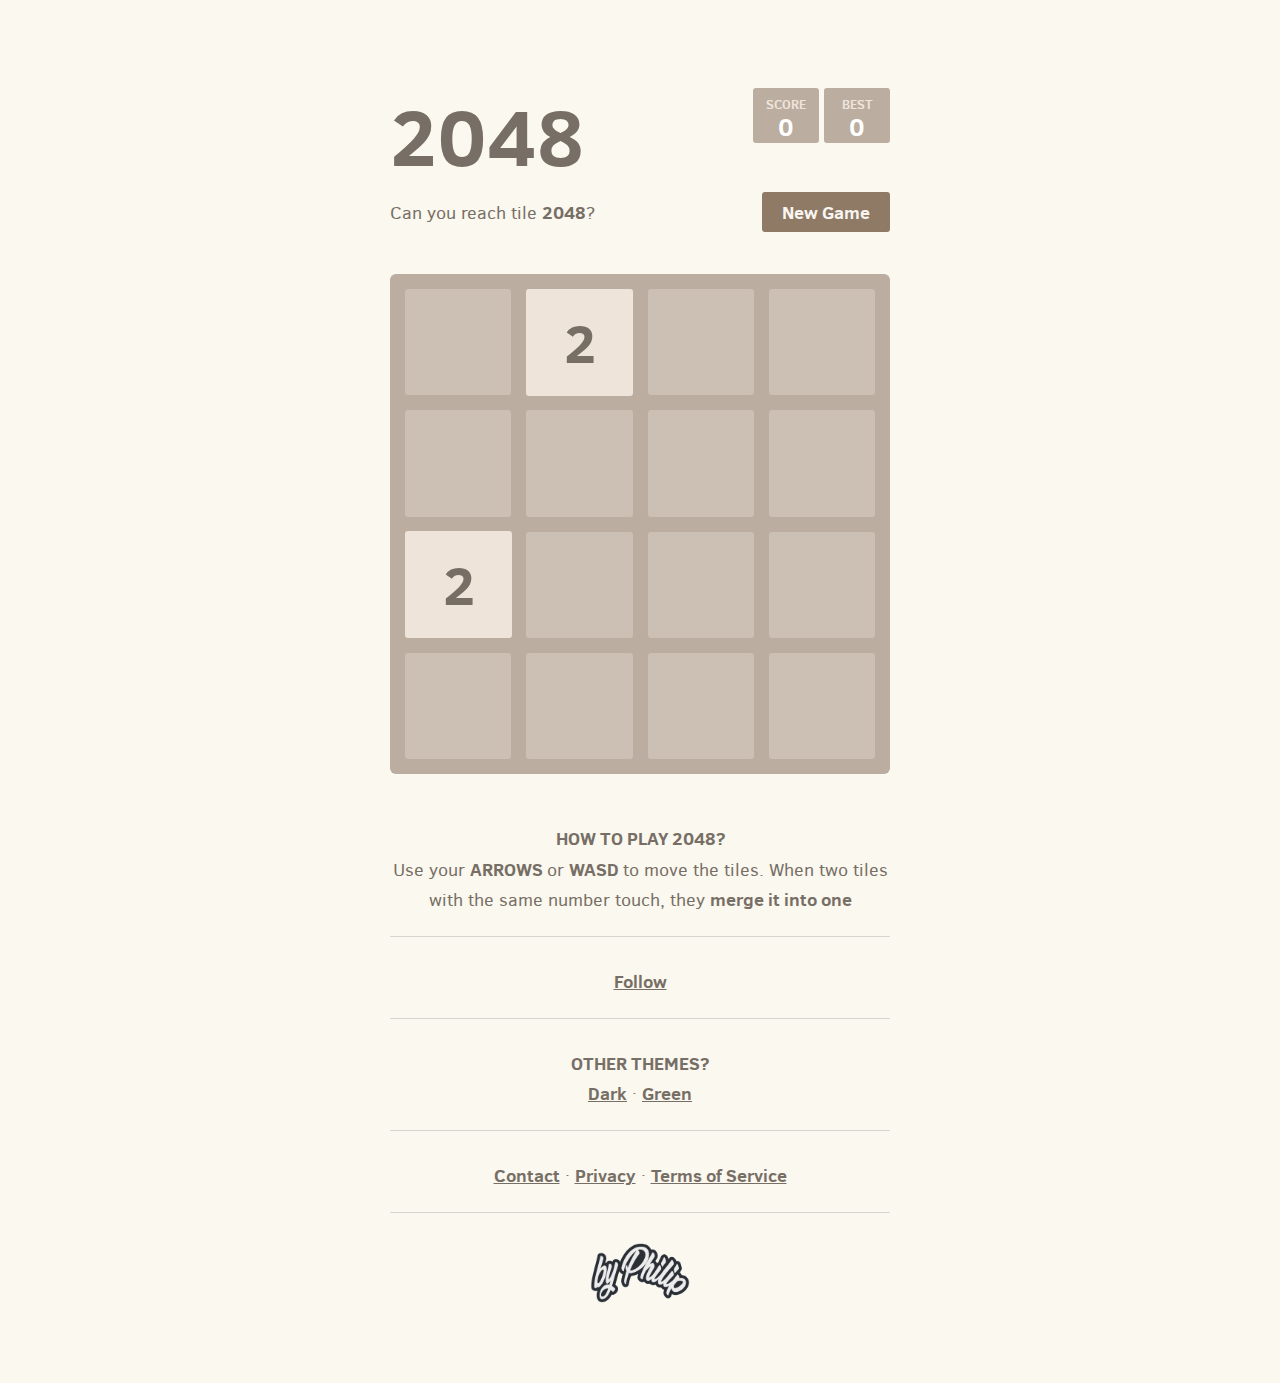
<file: index.html>
<!DOCTYPE html>
<html lang="en">
<head>
  <script async src="https://pagead2.googlesyndication.com/pagead/js/adsbygoogle.js?client=ca-pub-1931526699740523" crossorigin="anonymous"></script>
	
  <META NAME="keywords" CONTENT="HTML, CSS, JavaScript, UFT-8">
  <META NAME="copyright" CONTENT="© 2021 by Philip">
  <META NAME="author" CONTENT="by Philip">
  <META charset="utf-8">
      
  <title>2048</title>
  <meta property="og:site_name" content="2048"> 
  <meta property="og:title" content="2048">
  <meta property="og:description" content="2048 is an tactical and fun puzzle game. It is played on a 4x4 grid you can slide slide the tiles with the same value that bump into one-another and merge. Even if you don't like numbers you will like this game.">
  <meta property="og:url" content="https://play2048.ml">
  <meta property="og:image" content="https://upload.wikimedia.org/wikipedia/commons/8/8a/2048_logo.png">
  <meta name="theme-color" content="#faf8ef">
  <meta name="robots" content="index">

  <link href="style/main.css" rel="stylesheet" type="text/css">
  <link rel="shortcut icon" href="favicon.ico">
  <link rel="apple-touch-icon" href="meta/apple-touch-icon.png">
  <link rel="apple-touch-startup-image" href="meta/apple-touch-startup-image-640x1096.png" media="(device-width: 320px) and (device-height: 568px) and (-webkit-device-pixel-ratio: 2)"> <!-- iPhone 5+ -->
  <link rel="apple-touch-startup-image" href="meta/apple-touch-startup-image-640x920.png"  media="(device-width: 320px) and (device-height: 480px) and (-webkit-device-pixel-ratio: 2)"> <!-- iPhone, retina -->
  <meta name="apple-mobile-web-app-capable" content="yes">
  <meta name="apple-mobile-web-app-status-bar-style" content="black">

  <meta name="HandheldFriendly" content="True">
  <meta name="MobileOptimized" content="320">
  <meta name="viewport" content="width=device-width, target-densitydpi=160dpi, initial-scale=1.0, maximum-scale=1, user-scalable=no, minimal-ui">
</head>
      
<body>
  <div class="container">
    <div class="heading">
      <h1 class="title">2048</h1>
      <div class="scores-container">
        <div class="score-container">0</div>
        <div class="best-container">0</div>
      </div>
    </div>

    <div class="above-game">
      <p class="game-intro">Can you reach tile <strong>2048</strong>?</p>
      <a class="restart-button">New Game</a>
    </div>

    <div class="game-container">
      <div class="game-message">
        <p></p>
        <div class="lower">
	        <a class="keep-playing-button">Keep going</a>
          <a class="retry-button">Try again</a>
        </div>
      </div>

      <div class="grid-container">
        <div class="grid-row">
          <div class="grid-cell"></div>
          <div class="grid-cell"></div>
          <div class="grid-cell"></div>
          <div class="grid-cell"></div>
        </div>
        <div class="grid-row">
          <div class="grid-cell"></div>
          <div class="grid-cell"></div>
          <div class="grid-cell"></div>
          <div class="grid-cell"></div>
        </div>
        <div class="grid-row">
          <div class="grid-cell"></div>
          <div class="grid-cell"></div>
          <div class="grid-cell"></div>
          <div class="grid-cell"></div>
        </div>
        <div class="grid-row">
          <div class="grid-cell"></div>
          <div class="grid-cell"></div>
          <div class="grid-cell"></div>
          <div class="grid-cell"></div>
        </div>
      </div>

      <div class="tile-container">

      </div>
    </div>

    <p style="text-align:center;" class="game-explanation">
        <strong class="important">How to play 2048?</strong><br>Use your <strong>ARROWS </strong> or <strong>WASD </strong> to move the tiles. When two tiles with the same number touch, they <strong>merge it into one</strong>
    </p>
    <hr>
    <p style="text-align:center;">
    <a href="https://twitter.com/_byPhilip?ref_src=twsrc%5Etfw" class="twitter-follow-button" data-size="large" data-show-screen-name="false" data-show-count="false" rel="noopener noreferrer" target="popup">Follow</a><script async src="https://platform.twitter.com/widgets.js" charset="utf-8"></script>
    </p>
    <hr>
    <p style="text-align:center;">
      <strong class="important">Other themes?</strong><br>
      <a href="/dark">Dark</a> · <a href="/green">Green</a>
    </p>
    <hr>
    <p style="text-align:center;">
    <a href="mailto:contact@byphilip.ga">Contact</a> · <a href="/privacy">Privacy</a> · <a href="/tos">Terms of Service</a>
    </p>
    <hr>
    <a href="https://bit.ly/2yZFs64" target="_blank">
    <img class="center" src="meta/logo.png" alt="Logo" style="float:center;width:100px;height:42,9px;"></a>

  <script src="js/bind_polyfill.js"></script>
  <script src="js/classlist_polyfill.js"></script>
  <script src="js/animframe_polyfill.js"></script>
  <script src="js/keyboard_input_manager.js"></script>
  <script src="js/html_actuator.js"></script>
  <script src="js/grid.js"></script>
  <script src="js/tile.js"></script>
  <script src="js/local_storage_manager.js"></script>
  <script src="js/game_manager.js"></script>
  <script src="js/application.js"></script>
</body>
</html>
</file>
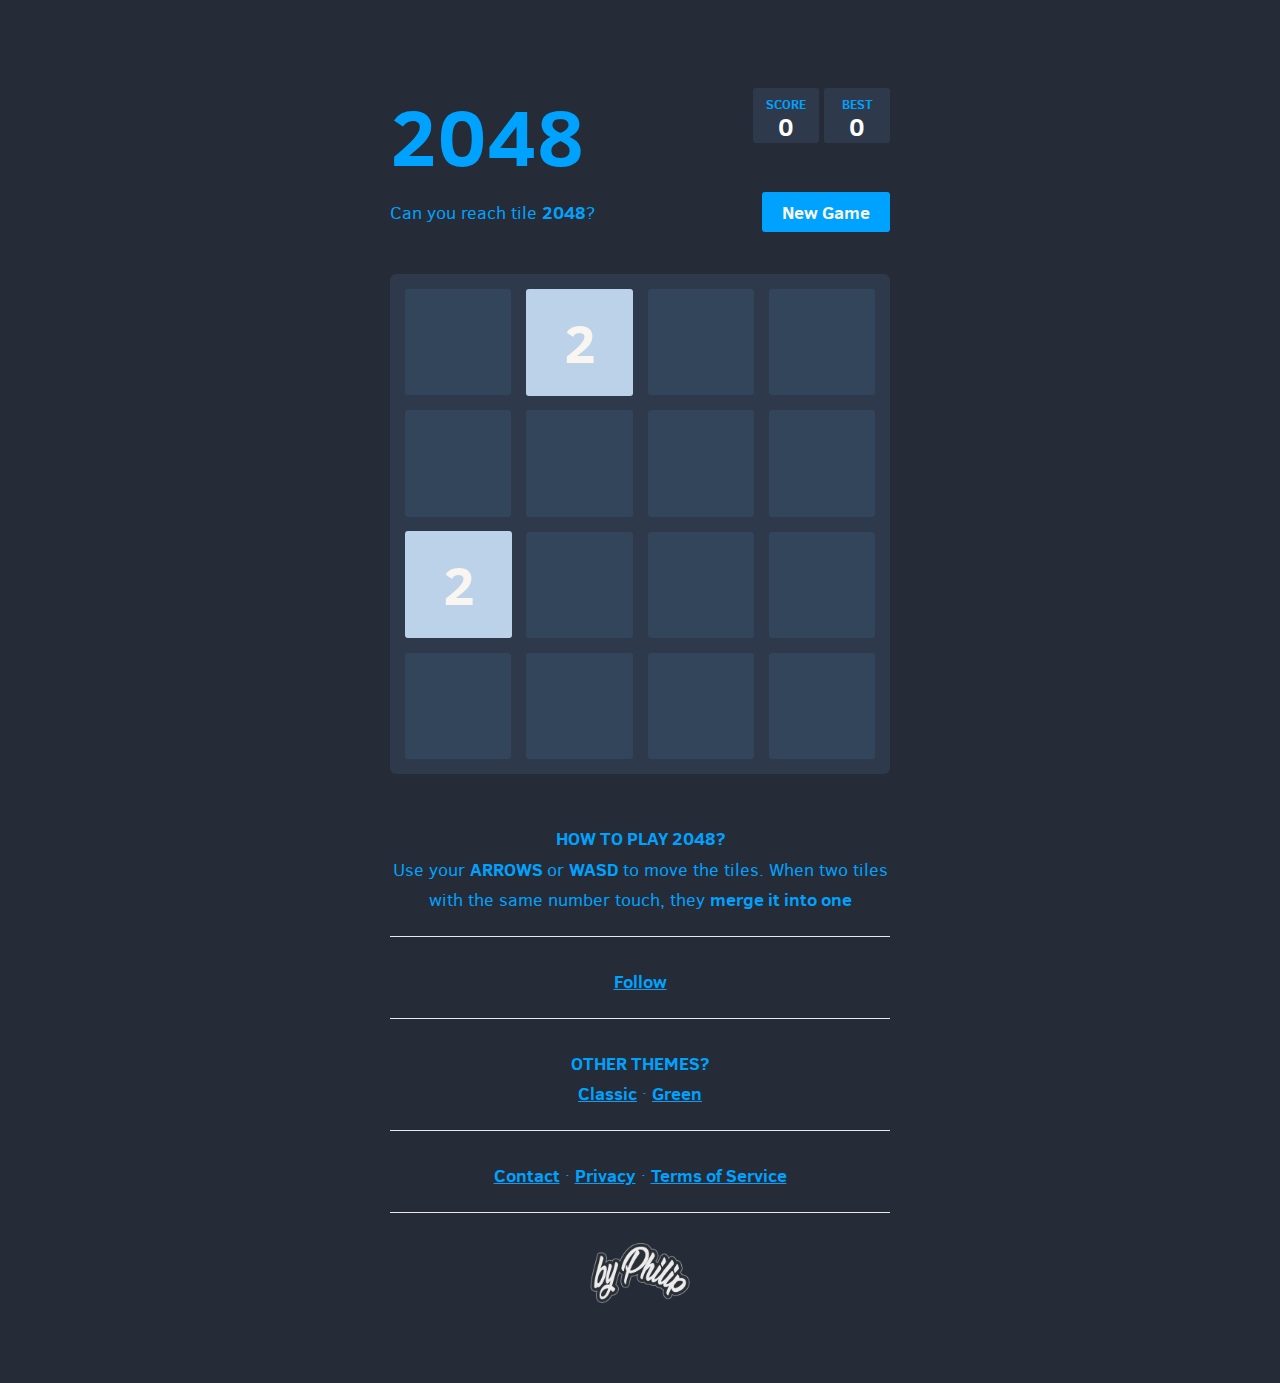
<file: dark.html>
<!DOCTYPE html>
<html lang="en">
<head>
  <script async src="https://pagead2.googlesyndication.com/pagead/js/adsbygoogle.js?client=ca-pub-1931526699740523" crossorigin="anonymous"></script>
	
  <META NAME="keywords" CONTENT="HTML, CSS, JavaScript, UFT-8">
  <META NAME="copyright" CONTENT="© 2021 by Philip">
  <META NAME="author" CONTENT="by Philip">
  <META charset="utf-8">
      
  <title>2048</title>
  <meta property="og:site_name" content="2048"> 
  <meta property="og:title" content="2048">
  <meta property="og:description" content="2048 is an tactical and fun puzzle game. It is played on a 4x4 grid you can slide slide the tiles with the same value that bump into one-another and merge. Even if you don't like numbers you will like this game.">
  <meta property="og:url" content="https://play2048.ml">
  <meta property="og:image" content="https://upload.wikimedia.org/wikipedia/commons/8/8a/2048_logo.png">
  <meta name="theme-color" content="#faf8ef">
  <meta name="robots" content="index">

  <link href="style/maind.css" rel="stylesheet" type="text/css">
  <link rel="shortcut icon" href="favicon.ico">
  <link rel="apple-touch-icon" href="meta/apple-touch-icon.png">
  <link rel="apple-touch-startup-image" href="meta/apple-touch-startup-image-640x1096.png" media="(device-width: 320px) and (device-height: 568px) and (-webkit-device-pixel-ratio: 2)"> <!-- iPhone 5+ -->
  <link rel="apple-touch-startup-image" href="meta/apple-touch-startup-image-640x920.png"  media="(device-width: 320px) and (device-height: 480px) and (-webkit-device-pixel-ratio: 2)"> <!-- iPhone, retina -->
  <meta name="apple-mobile-web-app-capable" content="yes">
  <meta name="apple-mobile-web-app-status-bar-style" content="black">

  <meta name="HandheldFriendly" content="True">
  <meta name="MobileOptimized" content="320">
  <meta name="viewport" content="width=device-width, target-densitydpi=160dpi, initial-scale=1.0, maximum-scale=1, user-scalable=no, minimal-ui">
</head>
      
<body>
  <div class="container">
    <div class="heading">
      <h1 class="title">2048</h1>
      <div class="scores-container">
        <div class="score-container">0</div>
        <div class="best-container">0</div>
      </div>
    </div>

    <div class="above-game">
      <p class="game-intro">Can you reach tile <strong>2048</strong>?</p>
      <a class="restart-button">New Game</a>
    </div>

    <div class="game-container">
      <div class="game-message">
        <p></p>
        <div class="lower">
	        <a class="keep-playing-button">Keep going</a>
          <a class="retry-button">Try again</a>
        </div>
      </div>

      <div class="grid-container">
        <div class="grid-row">
          <div class="grid-cell"></div>
          <div class="grid-cell"></div>
          <div class="grid-cell"></div>
          <div class="grid-cell"></div>
        </div>
        <div class="grid-row">
          <div class="grid-cell"></div>
          <div class="grid-cell"></div>
          <div class="grid-cell"></div>
          <div class="grid-cell"></div>
        </div>
        <div class="grid-row">
          <div class="grid-cell"></div>
          <div class="grid-cell"></div>
          <div class="grid-cell"></div>
          <div class="grid-cell"></div>
        </div>
        <div class="grid-row">
          <div class="grid-cell"></div>
          <div class="grid-cell"></div>
          <div class="grid-cell"></div>
          <div class="grid-cell"></div>
        </div>
      </div>

      <div class="tile-container">

      </div>
    </div>

    <p style="text-align:center;" class="game-explanation">
        <strong class="important">How to play 2048?</strong><br>Use your <strong>ARROWS </strong> or <strong>WASD </strong> to move the tiles. When two tiles with the same number touch, they <strong>merge it into one</strong>
    </p>
    <hr>
    <p style="text-align:center;">
    <a href="https://twitter.com/_byPhilip?ref_src=twsrc%5Etfw" class="twitter-follow-button" data-size="large" data-show-screen-name="false" data-show-count="false" rel="noopener noreferrer" target="popup">Follow</a><script async src="https://platform.twitter.com/widgets.js" charset="utf-8"></script>
    </p>
    <hr>
    <p style="text-align:center;">
      <strong class="important">Other themes?</strong><br>
      <a href="https://play2048.ml">Classic</a> · <a href="/green">Green</a>
    </p>
    <hr>
    <p style="text-align:center;">
    <a href="mailto:contact@byphilip.ga">Contact</a> · <a href="d/privacy">Privacy</a> · <a href="d/tos">Terms of Service</a>
    </p>
    <hr>
    <a href="https://bit.ly/2yZFs64" target="_blank">
    <img class="center" src="meta/logo.png" alt="Logo" style="float:center;width:100px;height:42,9px;"></a>

  <script src="js/bind_polyfill.js"></script>
  <script src="js/classlist_polyfill.js"></script>
  <script src="js/animframe_polyfill.js"></script>
  <script src="js/keyboard_input_manager.js"></script>
  <script src="js/html_actuator.js"></script>
  <script src="js/grid.js"></script>
  <script src="js/tile.js"></script>
  <script src="js/local_storage_manager.js"></script>
  <script src="js/game_manager.js"></script>
  <script src="js/application.js"></script>
</body>
</html>
</file>
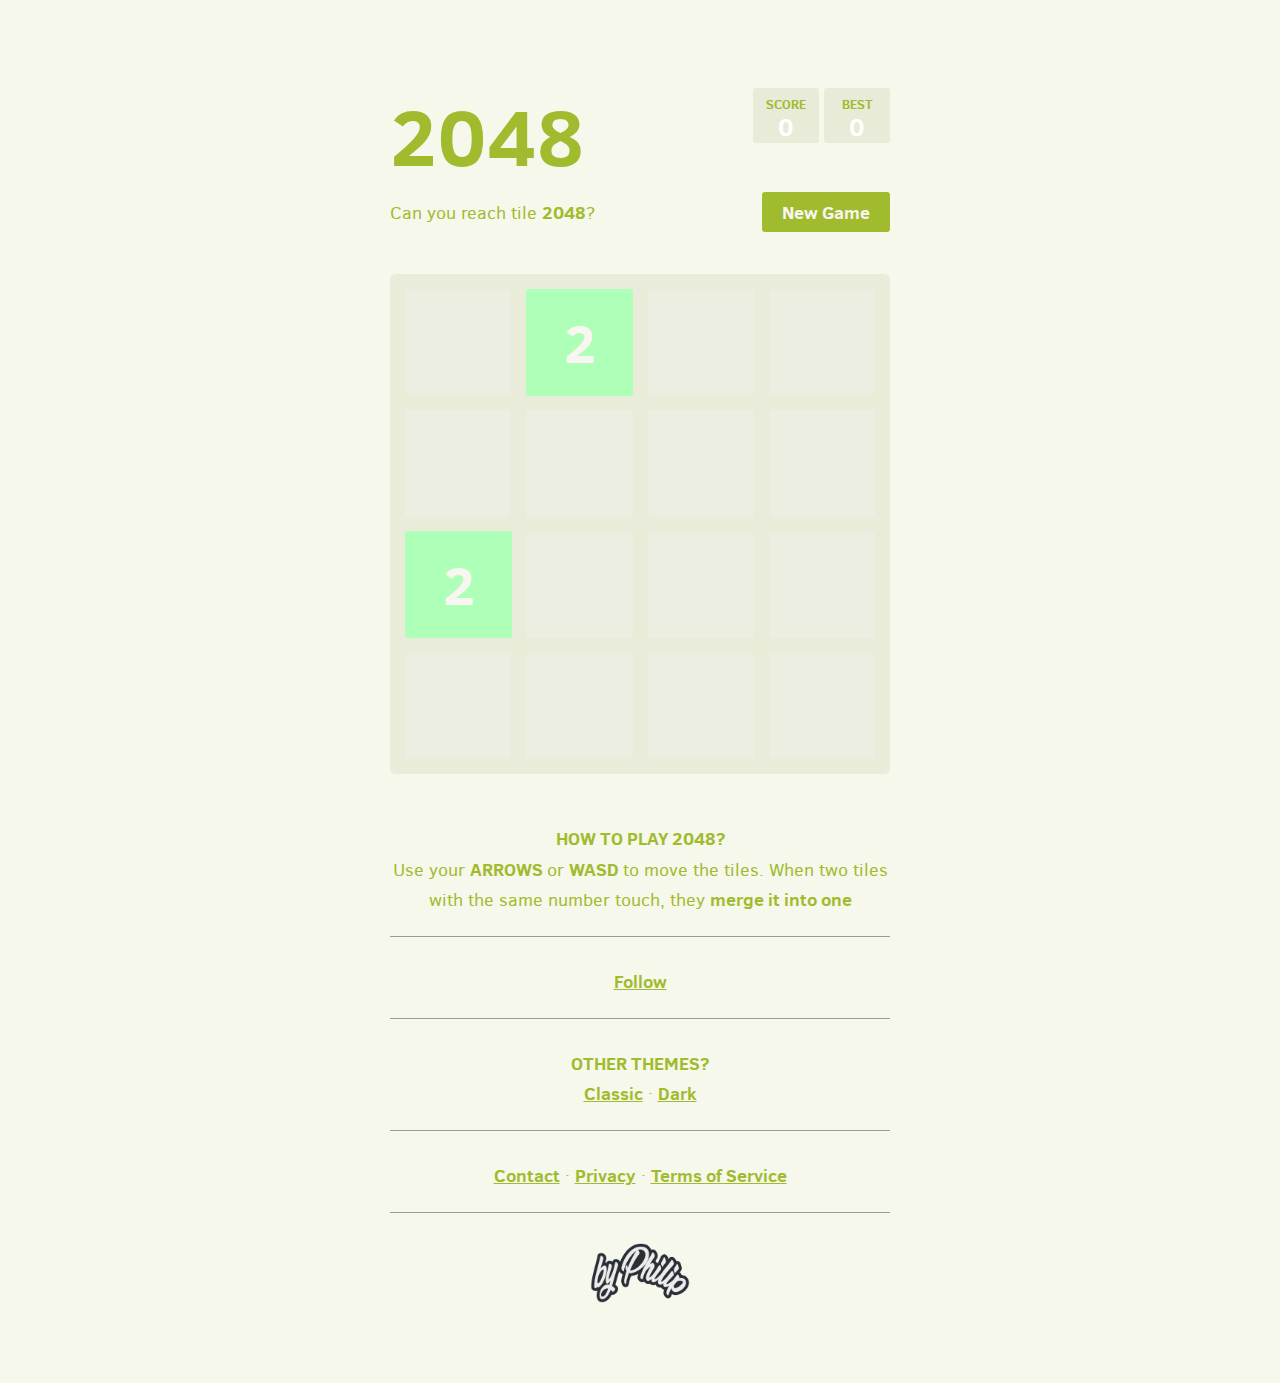
<file: green.html>
<!DOCTYPE html>
<html lang="en">
<head>
  <script async src="https://pagead2.googlesyndication.com/pagead/js/adsbygoogle.js?client=ca-pub-1931526699740523" crossorigin="anonymous"></script>
	
  <META NAME="keywords" CONTENT="HTML, CSS, JavaScript, UFT-8">
  <META NAME="copyright" CONTENT="© 2021 by Philip">
  <META NAME="author" CONTENT="by Philip">
  <META charset="utf-8">
      
  <title>2048</title>
  <meta property="og:site_name" content="2048"> 
  <meta property="og:title" content="2048">
  <meta property="og:description" content="2048 is an tactical and fun puzzle game. It is played on a 4x4 grid you can slide slide the tiles with the same value that bump into one-another and merge. Even if you don't like numbers you will like this game.">
  <meta property="og:url" content="https://play2048.ml">
  <meta property="og:image" content="https://upload.wikimedia.org/wikipedia/commons/8/8a/2048_logo.png">
  <meta name="theme-color" content="#faf8ef">
  <meta name="robots" content="index">

  <link href="style/maing.css" rel="stylesheet" type="text/css">
  <link rel="shortcut icon" href="favicon.ico">
  <link rel="apple-touch-icon" href="meta/apple-touch-icon.png">
  <link rel="apple-touch-startup-image" href="meta/apple-touch-startup-image-640x1096.png" media="(device-width: 320px) and (device-height: 568px) and (-webkit-device-pixel-ratio: 2)"> <!-- iPhone 5+ -->
  <link rel="apple-touch-startup-image" href="meta/apple-touch-startup-image-640x920.png"  media="(device-width: 320px) and (device-height: 480px) and (-webkit-device-pixel-ratio: 2)"> <!-- iPhone, retina -->
  <meta name="apple-mobile-web-app-capable" content="yes">
  <meta name="apple-mobile-web-app-status-bar-style" content="black">

  <meta name="HandheldFriendly" content="True">
  <meta name="MobileOptimized" content="320">
  <meta name="viewport" content="width=device-width, target-densitydpi=160dpi, initial-scale=1.0, maximum-scale=1, user-scalable=no, minimal-ui">
</head>
      
<body>
  <div class="container">
    <div class="heading">
      <h1 class="title">2048</h1>
      <div class="scores-container">
        <div class="score-container">0</div>
        <div class="best-container">0</div>
      </div>
    </div>

    <div class="above-game">
      <p class="game-intro">Can you reach tile <strong>2048</strong>?</p>
      <a class="restart-button">New Game</a>
    </div>

    <div class="game-container">
      <div class="game-message">
        <p></p>
        <div class="lower">
	        <a class="keep-playing-button">Keep going</a>
          <a class="retry-button">Try again</a>
        </div>
      </div>

      <div class="grid-container">
        <div class="grid-row">
          <div class="grid-cell"></div>
          <div class="grid-cell"></div>
          <div class="grid-cell"></div>
          <div class="grid-cell"></div>
        </div>
        <div class="grid-row">
          <div class="grid-cell"></div>
          <div class="grid-cell"></div>
          <div class="grid-cell"></div>
          <div class="grid-cell"></div>
        </div>
        <div class="grid-row">
          <div class="grid-cell"></div>
          <div class="grid-cell"></div>
          <div class="grid-cell"></div>
          <div class="grid-cell"></div>
        </div>
        <div class="grid-row">
          <div class="grid-cell"></div>
          <div class="grid-cell"></div>
          <div class="grid-cell"></div>
          <div class="grid-cell"></div>
        </div>
      </div>

      <div class="tile-container">

      </div>
    </div>

    <p style="text-align:center;" class="game-explanation">
        <strong class="important">How to play 2048?</strong><br>Use your <strong>ARROWS </strong> or <strong>WASD </strong> to move the tiles. When two tiles with the same number touch, they <strong>merge it into one</strong>
    </p>
    <hr>
    <p style="text-align:center;">
    <a href="https://twitter.com/_byPhilip?ref_src=twsrc%5Etfw" class="twitter-follow-button" data-size="large" data-show-screen-name="false" data-show-count="false" rel="noopener noreferrer" target="popup">Follow</a><script async src="https://platform.twitter.com/widgets.js" charset="utf-8"></script>
    </p>
    <hr>
    <p style="text-align:center;">
      <strong class="important">Other themes?</strong><br>
      <a href="https://play2048.ml">Classic</a> · <a href="/dark">Dark</a>
    </p>
    <hr>
    <p style="text-align:center;">
    <a href="mailto:contact@byphilip.ga">Contact</a> · <a href="g/privacy">Privacy</a> · <a href="g/tos">Terms of Service</a>
    </p>
    <hr>
    <a href="https://bit.ly/2yZFs64" target="_blank">
    <img class="center" src="meta/logo.png" alt="Logo" style="float:center;width:100px;height:42,9px;"></a>

  <script src="js/bind_polyfill.js"></script>
  <script src="js/classlist_polyfill.js"></script>
  <script src="js/animframe_polyfill.js"></script>
  <script src="js/keyboard_input_manager.js"></script>
  <script src="js/html_actuator.js"></script>
  <script src="js/grid.js"></script>
  <script src="js/tile.js"></script>
  <script src="js/local_storage_manager.js"></script>
  <script src="js/game_manager.js"></script>
  <script src="js/application.js"></script>
</body>
</html>
</file>
<file: style/main.css>
@import url(fonts/clear-sans.css);
html, body {
  margin: 0;
  padding: 0;
  background: #faf8ef;
  color: #776e65;
  font-family: "Clear Sans", "Helvetica Neue", "Arial", sans-serif;
  font-size: 18px; }
 
body {
  margin: 80px 0; }

.heading:after {
  content: "";
  display: block;
  clear: both; }

.center {
  display: block;
  margin-left: auto;
  margin-right: auto;
  width: 50%;
}

h1.title {
  font-size: 80px;
  font-weight: bold;
  margin: 0;
  display: block;
  float: left; }

@-webkit-keyframes move-up {
  0% {
    top: 25px;
    opacity: 1; }

  100% {
    top: -50px;
    opacity: 0; } }
@-moz-keyframes move-up {
  0% {
    top: 25px;
    opacity: 1; }

  100% {
    top: -50px;
    opacity: 0; } }
@keyframes move-up {
  0% {
    top: 25px;
    opacity: 1; }

  100% {
    top: -50px;
    opacity: 0; } }
.scores-container {
  float: right;
  text-align: right; }

.score-container, .best-container {
  position: relative;
  display: inline-block;
  background: #bbada0;
  padding: 15px 25px;
  font-size: 25px;
  height: 25px;
  line-height: 47px;
  font-weight: bold;
  border-radius: 3px;
  color: white;
  margin-top: 8px;
  text-align: center; }
  .score-container:after, .best-container:after {
    position: absolute;
    width: 100%;
    top: 10px;
    left: 0;
    text-transform: uppercase;
    font-size: 13px;
    line-height: 13px;
    text-align: center;
    color: #eee4da; }
  .score-container .score-addition, .best-container .score-addition {
    position: absolute;
    right: 30px;
    color: red;
    font-size: 25px;
    line-height: 25px;
    font-weight: bold;
    color: rgba(119, 110, 101, 0.9);
    z-index: 100;
    -webkit-animation: move-up 600ms ease-in;
    -moz-animation: move-up 600ms ease-in;
    animation: move-up 600ms ease-in;
    -webkit-animation-fill-mode: both;
    -moz-animation-fill-mode: both;
    animation-fill-mode: both; }

.score-container:after {
  content: "Score"; }

.best-container:after {
  content: "Best"; }

p {
  margin-top: 0;
  margin-bottom: 10px;
  line-height: 1.65; }

a {
  color: #776e65;
  font-weight: bold;
  text-decoration: underline;
  cursor: pointer; }

strong.important {
  text-transform: uppercase; }

hr {
  border: none;
  border-bottom: 1px solid #d8d4d0;
  margin-top: 20px;
  margin-bottom: 30px; }

.container {
  width: 500px;
  margin: 0 auto; }

@-webkit-keyframes fade-in {
  0% {
    opacity: 0; }

  100% {
    opacity: 1; } }
@-moz-keyframes fade-in {
  0% {
    opacity: 0; }

  100% {
    opacity: 1; } }
@keyframes fade-in {
  0% {
    opacity: 0; }

  100% {
    opacity: 1; } }
.game-container {
  margin-top: 40px;
  position: relative;
  padding: 15px;
  cursor: default;
  -webkit-touch-callout: none;
  -ms-touch-callout: none;
  -webkit-user-select: none;
  -moz-user-select: none;
  -ms-user-select: none;
  -ms-touch-action: none;
  touch-action: none;
  background: #bbada0;
  border-radius: 6px;
  width: 500px;
  height: 500px;
  -webkit-box-sizing: border-box;
  -moz-box-sizing: border-box;
  box-sizing: border-box; }
  .game-container .game-message {
    display: none;
    position: absolute;
    top: 0;
    right: 0;
    bottom: 0;
    left: 0;
    background: rgba(238, 228, 218, 0.5);
    z-index: 100;
    text-align: center;
    -webkit-animation: fade-in 800ms ease 1200ms;
    -moz-animation: fade-in 800ms ease 1200ms;
    animation: fade-in 800ms ease 1200ms;
    -webkit-animation-fill-mode: both;
    -moz-animation-fill-mode: both;
    animation-fill-mode: both; }
    .game-container .game-message p {
      font-size: 60px;
      font-weight: bold;
      height: 60px;
      line-height: 60px;
      margin-top: 222px; }
    .game-container .game-message .lower {
      display: block;
      margin-top: 59px; }
    .game-container .game-message a {
      display: inline-block;
      background: #8f7a66;
      border-radius: 3px;
      padding: 0 20px;
      text-decoration: none;
      color: #f9f6f2;
      height: 40px;
      line-height: 42px;
      margin-left: 9px; }
      .game-container .game-message a.keep-playing-button {
        display: none; }
    .game-container .game-message.game-won {
      background: rgba(237, 194, 46, 0.5);
      color: #f9f6f2; }
      .game-container .game-message.game-won a.keep-playing-button {
        display: inline-block; }
    .game-container .game-message.game-won, .game-container .game-message.game-over {
      display: block; }

.grid-container {
  position: absolute;
  z-index: 1; }

.grid-row {
  margin-bottom: 15px; }
  .grid-row:last-child {
    margin-bottom: 0; }
  .grid-row:after {
    content: "";
    display: block;
    clear: both; }

.grid-cell {
  width: 106.25px;
  height: 106.25px;
  margin-right: 15px;
  float: left;
  border-radius: 3px;
  background: rgba(238, 228, 218, 0.35); }
  .grid-cell:last-child {
    margin-right: 0; }

.tile-container {
  position: absolute;
  z-index: 2; }

.tile, .tile .tile-inner {
  width: 107px;
  height: 107px;
  line-height: 107px; }
.tile.tile-position-1-1 {
  -webkit-transform: translate(0px, 0px);
  -moz-transform: translate(0px, 0px);
  -ms-transform: translate(0px, 0px);
  transform: translate(0px, 0px); }
.tile.tile-position-1-2 {
  -webkit-transform: translate(0px, 121px);
  -moz-transform: translate(0px, 121px);
  -ms-transform: translate(0px, 121px);
  transform: translate(0px, 121px); }
.tile.tile-position-1-3 {
  -webkit-transform: translate(0px, 242px);
  -moz-transform: translate(0px, 242px);
  -ms-transform: translate(0px, 242px);
  transform: translate(0px, 242px); }
.tile.tile-position-1-4 {
  -webkit-transform: translate(0px, 363px);
  -moz-transform: translate(0px, 363px);
  -ms-transform: translate(0px, 363px);
  transform: translate(0px, 363px); }
.tile.tile-position-2-1 {
  -webkit-transform: translate(121px, 0px);
  -moz-transform: translate(121px, 0px);
  -ms-transform: translate(121px, 0px);
  transform: translate(121px, 0px); }
.tile.tile-position-2-2 {
  -webkit-transform: translate(121px, 121px);
  -moz-transform: translate(121px, 121px);
  -ms-transform: translate(121px, 121px);
  transform: translate(121px, 121px); }
.tile.tile-position-2-3 {
  -webkit-transform: translate(121px, 242px);
  -moz-transform: translate(121px, 242px);
  -ms-transform: translate(121px, 242px);
  transform: translate(121px, 242px); }
.tile.tile-position-2-4 {
  -webkit-transform: translate(121px, 363px);
  -moz-transform: translate(121px, 363px);
  -ms-transform: translate(121px, 363px);
  transform: translate(121px, 363px); }
.tile.tile-position-3-1 {
  -webkit-transform: translate(242px, 0px);
  -moz-transform: translate(242px, 0px);
  -ms-transform: translate(242px, 0px);
  transform: translate(242px, 0px); }
.tile.tile-position-3-2 {
  -webkit-transform: translate(242px, 121px);
  -moz-transform: translate(242px, 121px);
  -ms-transform: translate(242px, 121px);
  transform: translate(242px, 121px); }
.tile.tile-position-3-3 {
  -webkit-transform: translate(242px, 242px);
  -moz-transform: translate(242px, 242px);
  -ms-transform: translate(242px, 242px);
  transform: translate(242px, 242px); }
.tile.tile-position-3-4 {
  -webkit-transform: translate(242px, 363px);
  -moz-transform: translate(242px, 363px);
  -ms-transform: translate(242px, 363px);
  transform: translate(242px, 363px); }
.tile.tile-position-4-1 {
  -webkit-transform: translate(363px, 0px);
  -moz-transform: translate(363px, 0px);
  -ms-transform: translate(363px, 0px);
  transform: translate(363px, 0px); }
.tile.tile-position-4-2 {
  -webkit-transform: translate(363px, 121px);
  -moz-transform: translate(363px, 121px);
  -ms-transform: translate(363px, 121px);
  transform: translate(363px, 121px); }
.tile.tile-position-4-3 {
  -webkit-transform: translate(363px, 242px);
  -moz-transform: translate(363px, 242px);
  -ms-transform: translate(363px, 242px);
  transform: translate(363px, 242px); }
.tile.tile-position-4-4 {
  -webkit-transform: translate(363px, 363px);
  -moz-transform: translate(363px, 363px);
  -ms-transform: translate(363px, 363px);
  transform: translate(363px, 363px); }

.tile {
  position: absolute;
  -webkit-transition: 100ms ease-in-out;
  -moz-transition: 100ms ease-in-out;
  transition: 100ms ease-in-out;
  -webkit-transition-property: -webkit-transform;
  -moz-transition-property: -moz-transform;
  transition-property: transform; }
  .tile .tile-inner {
    border-radius: 3px;
    background: #eee4da;
    text-align: center;
    font-weight: bold;
    z-index: 10;
    font-size: 55px; }
  .tile.tile-2 .tile-inner {
    background: #eee4da;
    box-shadow: 0 0 30px 10px rgba(243, 215, 116, 0), inset 0 0 0 1px rgba(255, 255, 255, 0); }
  .tile.tile-4 .tile-inner {
    background: #ede0c8;
    box-shadow: 0 0 30px 10px rgba(243, 215, 116, 0), inset 0 0 0 1px rgba(255, 255, 255, 0); }
  .tile.tile-8 .tile-inner {
    color: #f9f6f2;
    background: #f2b179; }
  .tile.tile-16 .tile-inner {
    color: #f9f6f2;
    background: #f59563; }
  .tile.tile-32 .tile-inner {
    color: #f9f6f2;
    background: #f67c5f; }
  .tile.tile-64 .tile-inner {
    color: #f9f6f2;
    background: #f65e3b; }
  .tile.tile-128 .tile-inner {
    color: #f9f6f2;
    background: #edcf72;
    box-shadow: 0 0 30px 10px rgba(243, 215, 116, 0.2381), inset 0 0 0 1px rgba(255, 255, 255, 0.14286);
    font-size: 45px; }
    @media screen and (max-width: 520px) {
      .tile.tile-128 .tile-inner {
        font-size: 25px; } }
  .tile.tile-256 .tile-inner {
    color: #f9f6f2;
    background: #edcc61;
    box-shadow: 0 0 30px 10px rgba(243, 215, 116, 0.31746), inset 0 0 0 1px rgba(255, 255, 255, 0.19048);
    font-size: 45px; }
    @media screen and (max-width: 520px) {
      .tile.tile-256 .tile-inner {
        font-size: 25px; } }
  .tile.tile-512 .tile-inner {
    color: #f9f6f2;
    background: #edc850;
    box-shadow: 0 0 30px 10px rgba(243, 215, 116, 0.39683), inset 0 0 0 1px rgba(255, 255, 255, 0.2381);
    font-size: 45px; }
    @media screen and (max-width: 520px) {
      .tile.tile-512 .tile-inner {
        font-size: 25px; } }
  .tile.tile-1024 .tile-inner {
    color: #f9f6f2;
    background: #edc53f;
    box-shadow: 0 0 30px 10px rgba(243, 215, 116, 0.47619), inset 0 0 0 1px rgba(255, 255, 255, 0.28571);
    font-size: 35px; }
    @media screen and (max-width: 520px) {
      .tile.tile-1024 .tile-inner {
        font-size: 15px; } }
  .tile.tile-2048 .tile-inner {
    color: #f9f6f2;
    background: #edc22e;
    box-shadow: 0 0 30px 10px rgba(243, 215, 116, 0.55556), inset 0 0 0 1px rgba(255, 255, 255, 0.33333);
    font-size: 35px; }
    @media screen and (max-width: 520px) {
      .tile.tile-2048 .tile-inner {
        font-size: 15px; } }
  .tile.tile-super .tile-inner {
    color: #f9f6f2;
    background: #3c3a32;
    font-size: 30px; }
    @media screen and (max-width: 520px) {
      .tile.tile-super .tile-inner {
        font-size: 10px; } }

@-webkit-keyframes appear {
  0% {
    opacity: 0;
    -webkit-transform: scale(0);
    -moz-transform: scale(0);
    -ms-transform: scale(0);
    transform: scale(0); }

  100% {
    opacity: 1;
    -webkit-transform: scale(1);
    -moz-transform: scale(1);
    -ms-transform: scale(1);
    transform: scale(1); } }
@-moz-keyframes appear {
  0% {
    opacity: 0;
    -webkit-transform: scale(0);
    -moz-transform: scale(0);
    -ms-transform: scale(0);
    transform: scale(0); }

  100% {
    opacity: 1;
    -webkit-transform: scale(1);
    -moz-transform: scale(1);
    -ms-transform: scale(1);
    transform: scale(1); } }
@keyframes appear {
  0% {
    opacity: 0;
    -webkit-transform: scale(0);
    -moz-transform: scale(0);
    -ms-transform: scale(0);
    transform: scale(0); }

  100% {
    opacity: 1;
    -webkit-transform: scale(1);
    -moz-transform: scale(1);
    -ms-transform: scale(1);
    transform: scale(1); } }
.tile-new .tile-inner {
  -webkit-animation: appear 200ms ease 100ms;
  -moz-animation: appear 200ms ease 100ms;
  animation: appear 200ms ease 100ms;
  -webkit-animation-fill-mode: backwards;
  -moz-animation-fill-mode: backwards;
  animation-fill-mode: backwards; }

@-webkit-keyframes pop {
  0% {
    -webkit-transform: scale(0);
    -moz-transform: scale(0);
    -ms-transform: scale(0);
    transform: scale(0); }

  50% {
    -webkit-transform: scale(1.2);
    -moz-transform: scale(1.2);
    -ms-transform: scale(1.2);
    transform: scale(1.2); }

  100% {
    -webkit-transform: scale(1);
    -moz-transform: scale(1);
    -ms-transform: scale(1);
    transform: scale(1); } }
@-moz-keyframes pop {
  0% {
    -webkit-transform: scale(0);
    -moz-transform: scale(0);
    -ms-transform: scale(0);
    transform: scale(0); }

  50% {
    -webkit-transform: scale(1.2);
    -moz-transform: scale(1.2);
    -ms-transform: scale(1.2);
    transform: scale(1.2); }

  100% {
    -webkit-transform: scale(1);
    -moz-transform: scale(1);
    -ms-transform: scale(1);
    transform: scale(1); } }
@keyframes pop {
  0% {
    -webkit-transform: scale(0);
    -moz-transform: scale(0);
    -ms-transform: scale(0);
    transform: scale(0); }

  50% {
    -webkit-transform: scale(1.2);
    -moz-transform: scale(1.2);
    -ms-transform: scale(1.2);
    transform: scale(1.2); }

  100% {
    -webkit-transform: scale(1);
    -moz-transform: scale(1);
    -ms-transform: scale(1);
    transform: scale(1); } }
.tile-merged .tile-inner {
  z-index: 20;
  -webkit-animation: pop 200ms ease 100ms;
  -moz-animation: pop 200ms ease 100ms;
  animation: pop 200ms ease 100ms;
  -webkit-animation-fill-mode: backwards;
  -moz-animation-fill-mode: backwards;
  animation-fill-mode: backwards; }

.above-game:after {
  content: "";
  display: block;
  clear: both; }

.game-intro {
  float: left;
  line-height: 42px;
  margin-bottom: 0; }

.restart-button {
  display: inline-block;
  background: #8f7a66;
  border-radius: 3px;
  padding: 0 20px;
  text-decoration: none;
  color: #f9f6f2;
  height: 40px;
  line-height: 42px;
  display: block;
  text-align: center;
  float: right; }

.game-explanation {
  margin-top: 50px; }

@media screen and (max-width: 520px) {
  html, body {
    font-size: 15px; }

  body {
    margin: 20px 0;
    padding: 0 20px; }

  h1.title {
    font-size: 27px;
    margin-top: 15px; }

  .container {
    width: 280px;
    margin: 0 auto; }

  .score-container, .best-container {
    margin-top: 0;
    padding: 15px 10px;
    min-width: 40px; }

  .heading {
    margin-bottom: 10px; }

  .game-intro {
    width: 55%;
    display: block;
    box-sizing: border-box;
    line-height: 1.65; }

  .restart-button {
    width: 42%;
    padding: 0;
    display: block;
    box-sizing: border-box;
    margin-top: 2px; }

  .game-container {
    margin-top: 17px;
    position: relative;
    padding: 10px;
    cursor: default;
    -webkit-touch-callout: none;
    -ms-touch-callout: none;
    -webkit-user-select: none;
    -moz-user-select: none;
    -ms-user-select: none;
    -ms-touch-action: none;
    touch-action: none;
    background: #bbada0;
    border-radius: 6px;
    width: 280px;
    height: 280px;
    -webkit-box-sizing: border-box;
    -moz-box-sizing: border-box;
    box-sizing: border-box; }
    .game-container .game-message {
      display: none;
      position: absolute;
      top: 0;
      right: 0;
      bottom: 0;
      left: 0;
      background: rgba(238, 228, 218, 0.5);
      z-index: 100;
      text-align: center;
      -webkit-animation: fade-in 800ms ease 1200ms;
      -moz-animation: fade-in 800ms ease 1200ms;
      animation: fade-in 800ms ease 1200ms;
      -webkit-animation-fill-mode: both;
      -moz-animation-fill-mode: both;
      animation-fill-mode: both; }
      .game-container .game-message p {
        font-size: 60px;
        font-weight: bold;
        height: 60px;
        line-height: 60px;
        margin-top: 222px; }
      .game-container .game-message .lower {
        display: block;
        margin-top: 59px; }
      .game-container .game-message a {
        display: inline-block;
        background: #8f7a66;
        border-radius: 3px;
        padding: 0 20px;
        text-decoration: none;
        color: #f9f6f2;
        height: 40px;
        line-height: 42px;
        margin-left: 9px; }
        .game-container .game-message a.keep-playing-button {
          display: none; }
      .game-container .game-message.game-won {
        background: rgba(237, 194, 46, 0.5);
        color: #f9f6f2; }
        .game-container .game-message.game-won a.keep-playing-button {
          display: inline-block; }
      .game-container .game-message.game-won, .game-container .game-message.game-over {
        display: block; }

  .grid-container {
    position: absolute;
    z-index: 1; }

  .grid-row {
    margin-bottom: 10px; }
    .grid-row:last-child {
      margin-bottom: 0; }
    .grid-row:after {
      content: "";
      display: block;
      clear: both; }

  .grid-cell {
    width: 57.5px;
    height: 57.5px;
    margin-right: 10px;
    float: left;
    border-radius: 3px;
    background: rgba(238, 228, 218, 0.35); }
    .grid-cell:last-child {
      margin-right: 0; }

  .tile-container {
    position: absolute;
    z-index: 2; }

  .tile, .tile .tile-inner {
    width: 58px;
    height: 58px;
    line-height: 58px; }
  .tile.tile-position-1-1 {
    -webkit-transform: translate(0px, 0px);
    -moz-transform: translate(0px, 0px);
    -ms-transform: translate(0px, 0px);
    transform: translate(0px, 0px); }
  .tile.tile-position-1-2 {
    -webkit-transform: translate(0px, 67px);
    -moz-transform: translate(0px, 67px);
    -ms-transform: translate(0px, 67px);
    transform: translate(0px, 67px); }
  .tile.tile-position-1-3 {
    -webkit-transform: translate(0px, 135px);
    -moz-transform: translate(0px, 135px);
    -ms-transform: translate(0px, 135px);
    transform: translate(0px, 135px); }
  .tile.tile-position-1-4 {
    -webkit-transform: translate(0px, 202px);
    -moz-transform: translate(0px, 202px);
    -ms-transform: translate(0px, 202px);
    transform: translate(0px, 202px); }
  .tile.tile-position-2-1 {
    -webkit-transform: translate(67px, 0px);
    -moz-transform: translate(67px, 0px);
    -ms-transform: translate(67px, 0px);
    transform: translate(67px, 0px); }
  .tile.tile-position-2-2 {
    -webkit-transform: translate(67px, 67px);
    -moz-transform: translate(67px, 67px);
    -ms-transform: translate(67px, 67px);
    transform: translate(67px, 67px); }
  .tile.tile-position-2-3 {
    -webkit-transform: translate(67px, 135px);
    -moz-transform: translate(67px, 135px);
    -ms-transform: translate(67px, 135px);
    transform: translate(67px, 135px); }
  .tile.tile-position-2-4 {
    -webkit-transform: translate(67px, 202px);
    -moz-transform: translate(67px, 202px);
    -ms-transform: translate(67px, 202px);
    transform: translate(67px, 202px); }
  .tile.tile-position-3-1 {
    -webkit-transform: translate(135px, 0px);
    -moz-transform: translate(135px, 0px);
    -ms-transform: translate(135px, 0px);
    transform: translate(135px, 0px); }
  .tile.tile-position-3-2 {
    -webkit-transform: translate(135px, 67px);
    -moz-transform: translate(135px, 67px);
    -ms-transform: translate(135px, 67px);
    transform: translate(135px, 67px); }
  .tile.tile-position-3-3 {
    -webkit-transform: translate(135px, 135px);
    -moz-transform: translate(135px, 135px);
    -ms-transform: translate(135px, 135px);
    transform: translate(135px, 135px); }
  .tile.tile-position-3-4 {
    -webkit-transform: translate(135px, 202px);
    -moz-transform: translate(135px, 202px);
    -ms-transform: translate(135px, 202px);
    transform: translate(135px, 202px); }
  .tile.tile-position-4-1 {
    -webkit-transform: translate(202px, 0px);
    -moz-transform: translate(202px, 0px);
    -ms-transform: translate(202px, 0px);
    transform: translate(202px, 0px); }
  .tile.tile-position-4-2 {
    -webkit-transform: translate(202px, 67px);
    -moz-transform: translate(202px, 67px);
    -ms-transform: translate(202px, 67px);
    transform: translate(202px, 67px); }
  .tile.tile-position-4-3 {
    -webkit-transform: translate(202px, 135px);
    -moz-transform: translate(202px, 135px);
    -ms-transform: translate(202px, 135px);
    transform: translate(202px, 135px); }
  .tile.tile-position-4-4 {
    -webkit-transform: translate(202px, 202px);
    -moz-transform: translate(202px, 202px);
    -ms-transform: translate(202px, 202px);
    transform: translate(202px, 202px); }

  .tile .tile-inner {
    font-size: 35px; }

  .game-message p {
    font-size: 30px !important;
    height: 30px !important;
    line-height: 30px !important;
    margin-top: 90px !important; }
  .game-message .lower {
    margin-top: 30px !important; } }
</file>
<file: style/maind.css>
@import url(fonts/clear-sans.css);
html, body {
  margin: 0;
  padding: 0;
  background: #252c37;
  color: #00a2ff;
  font-family: "Clear Sans", "Helvetica Neue", "Arial", sans-serif;
  font-size: 18px; }

body {
  margin: 80px 0; }

.heading:after {
  content: "";
  display: block;
  clear: both; }

.center {
  display: block;
  margin-left: auto;
  margin-right: auto;
  width: 50%;
}

h1.title {
  font-size: 80px;
  font-weight: bold;
  margin: 0;
  display: block;
  float: left; }

@-webkit-keyframes move-up {
  0% {
    top: 25px;
    opacity: 1; }

  100% {
    top: -50px;
    opacity: 0; } }
@-moz-keyframes move-up {
  0% {
    top: 25px;
    opacity: 1; }

  100% {
    top: -50px;
    opacity: 0; } }
@keyframes move-up {
  0% {
    top: 25px;
    opacity: 1; }

  100% {
    top: -50px;
    opacity: 0; } }
.scores-container {
  float: right;
  text-align: right; }

.score-container, .best-container {
  position: relative;
  display: inline-block;
  background: #2e394b;
  padding: 15px 25px;
  font-size: 25px;
  height: 25px;
  line-height: 47px;
  font-weight: bold;
  border-radius: 3px;
  color: white;
  margin-top: 8px;
  text-align: center; }
  .score-container:after, .best-container:after {
    position: absolute;
    width: 100%;
    top: 10px;
    left: 0;
    text-transform: uppercase;
    font-size: 13px;
    line-height: 13px;
    text-align: center;
    color: #00a2ff; }
  .score-container .score-addition, .best-container .score-addition {
    position: absolute;
    right: 30px;
    color: rgb(255, 255, 255);
    font-size: 25px;
    line-height: 25px;
    font-weight: bold;
    color: rgb(255, 255, 255);
    z-index: 100;
    -webkit-animation: move-up 600ms ease-in;
    -moz-animation: move-up 600ms ease-in;
    animation: move-up 600ms ease-in;
    -webkit-animation-fill-mode: both;
    -moz-animation-fill-mode: both;
    animation-fill-mode: both; }

.score-container:after {
  content: "Score"; }

.best-container:after {
  content: "Best"; }

p {
  margin-top: 0;
  margin-bottom: 10px;
  line-height: 1.65; }

a {
  color: #00a2ff;
  font-weight: bold;
  text-decoration: underline;
  cursor: pointer; }

strong.important {
  text-transform: uppercase; }

hr {
  border: none;
  border-bottom: 1px solid #e9e9e9;
  margin-top: 20px;
  margin-bottom: 30px; }

.container {
  width: 500px;
  margin: 0 auto; }

@-webkit-keyframes fade-in {
  0% {
    opacity: 0; }

  100% {
    opacity: 1; } }
@-moz-keyframes fade-in {
  0% {
    opacity: 0; }

  100% {
    opacity: 1; } }
@keyframes fade-in {
  0% {
    opacity: 0; }

  100% {
    opacity: 1; } }
.game-container {
  margin-top: 40px;
  position: relative;
  padding: 15px;
  cursor: default;
  -webkit-touch-callout: none;
  -ms-touch-callout: none;
  -webkit-user-select: none;
  -moz-user-select: none;
  -ms-user-select: none;
  -ms-touch-action: none;
  touch-action: none;
  background: #2e394b;
  border-radius: 6px;
  width: 500px;
  height: 500px;
  -webkit-box-sizing: border-box;
  -moz-box-sizing: border-box;
  box-sizing: border-box; }
  .game-container .game-message {
    display: none;
    position: absolute;
    top: 0;
    right: 0;
    bottom: 0;
    left: 0;
    background: rgba(36, 36, 36, 0.322);
    z-index: 100;
    text-align: center;
    -webkit-animation: fade-in 800ms ease 1200ms;
    -moz-animation: fade-in 800ms ease 1200ms;
    animation: fade-in 800ms ease 1200ms;
    -webkit-animation-fill-mode: both;
    -moz-animation-fill-mode: both;
    animation-fill-mode: both; }
    .game-container .game-message p {
      font-size: 60px;
      font-weight: bold;
      height: 60px;
      line-height: 60px;
      margin-top: 222px; }
    .game-container .game-message .lower {
      display: block;
      margin-top: 59px; }
    .game-container .game-message a {
      display: inline-block;
      background: #00a2ff;
      border-radius: 3px;
      padding: 0 20px;
      text-decoration: none;
      color: #f9f6f2;
      height: 40px;
      line-height: 42px;
      margin-left: 9px; }
      .game-container .game-message a.keep-playing-button {
        display: none; }
    .game-container .game-message.game-won {
      background: rgba(46, 167, 237, 0.5);
      color: #f9f6f2; }
      .game-container .game-message.game-won a.keep-playing-button {
        display: inline-block; }
    .game-container .game-message.game-won, .game-container .game-message.game-over {
      color: #f9f6f2;
      display: block; }

.grid-container {
  position: absolute;
  z-index: 1; }

.grid-row {
  margin-bottom: 15px; }
  .grid-row:last-child {
    margin-bottom: 0; }
  .grid-row:after {
    content: "";
    display: block;
    clear: both; }

.grid-cell {
  width: 106.25px;
  height: 106.25px;
  margin-right: 15px;
  float: left;
  border-radius: 3px;
  background: rgba(57, 92, 121, 0.35); }
  .grid-cell:last-child {
    margin-right: 0; }

.tile-container {
  position: absolute;
  z-index: 2; }

.tile, .tile .tile-inner {
  width: 107px;
  height: 107px;
  line-height: 107px; }
.tile.tile-position-1-1 {
  -webkit-transform: translate(0px, 0px);
  -moz-transform: translate(0px, 0px);
  -ms-transform: translate(0px, 0px);
  transform: translate(0px, 0px); }
.tile.tile-position-1-2 {
  -webkit-transform: translate(0px, 121px);
  -moz-transform: translate(0px, 121px);
  -ms-transform: translate(0px, 121px);
  transform: translate(0px, 121px); }
.tile.tile-position-1-3 {
  -webkit-transform: translate(0px, 242px);
  -moz-transform: translate(0px, 242px);
  -ms-transform: translate(0px, 242px);
  transform: translate(0px, 242px); }
.tile.tile-position-1-4 {
  -webkit-transform: translate(0px, 363px);
  -moz-transform: translate(0px, 363px);
  -ms-transform: translate(0px, 363px);
  transform: translate(0px, 363px); }
.tile.tile-position-2-1 {
  -webkit-transform: translate(121px, 0px);
  -moz-transform: translate(121px, 0px);
  -ms-transform: translate(121px, 0px);
  transform: translate(121px, 0px); }
.tile.tile-position-2-2 {
  -webkit-transform: translate(121px, 121px);
  -moz-transform: translate(121px, 121px);
  -ms-transform: translate(121px, 121px);
  transform: translate(121px, 121px); }
.tile.tile-position-2-3 {
  -webkit-transform: translate(121px, 242px);
  -moz-transform: translate(121px, 242px);
  -ms-transform: translate(121px, 242px);
  transform: translate(121px, 242px); }
.tile.tile-position-2-4 {
  -webkit-transform: translate(121px, 363px);
  -moz-transform: translate(121px, 363px);
  -ms-transform: translate(121px, 363px);
  transform: translate(121px, 363px); }
.tile.tile-position-3-1 {
  -webkit-transform: translate(242px, 0px);
  -moz-transform: translate(242px, 0px);
  -ms-transform: translate(242px, 0px);
  transform: translate(242px, 0px); }
.tile.tile-position-3-2 {
  -webkit-transform: translate(242px, 121px);
  -moz-transform: translate(242px, 121px);
  -ms-transform: translate(242px, 121px);
  transform: translate(242px, 121px); }
.tile.tile-position-3-3 {
  -webkit-transform: translate(242px, 242px);
  -moz-transform: translate(242px, 242px);
  -ms-transform: translate(242px, 242px);
  transform: translate(242px, 242px); }
.tile.tile-position-3-4 {
  -webkit-transform: translate(242px, 363px);
  -moz-transform: translate(242px, 363px);
  -ms-transform: translate(242px, 363px);
  transform: translate(242px, 363px); }
.tile.tile-position-4-1 {
  -webkit-transform: translate(363px, 0px);
  -moz-transform: translate(363px, 0px);
  -ms-transform: translate(363px, 0px);
  transform: translate(363px, 0px); }
.tile.tile-position-4-2 {
  -webkit-transform: translate(363px, 121px);
  -moz-transform: translate(363px, 121px);
  -ms-transform: translate(363px, 121px);
  transform: translate(363px, 121px); }
.tile.tile-position-4-3 {
  -webkit-transform: translate(363px, 242px);
  -moz-transform: translate(363px, 242px);
  -ms-transform: translate(363px, 242px);
  transform: translate(363px, 242px); }
.tile.tile-position-4-4 {
  -webkit-transform: translate(363px, 363px);
  -moz-transform: translate(363px, 363px);
  -ms-transform: translate(363px, 363px);
  transform: translate(363px, 363px); }

.tile {
  position: absolute;
  -webkit-transition: 100ms ease-in-out;
  -moz-transition: 100ms ease-in-out;
  transition: 100ms ease-in-out;
  -webkit-transition-property: -webkit-transform;
  -moz-transition-property: -moz-transform;
  transition-property: transform; }
  .tile .tile-inner {
    border-radius: 3px;
    background: #f9f6f2;
    text-align: center;
    font-weight: bold;
    z-index: 10;
    font-size: 55px; }
  .tile.tile-2 .tile-inner {
    color: #f9f6f2;
    background: #BCD2E8;
    box-shadow: 0 0 30px 10px rgba(243, 215, 116, 0), inset 0 0 0 1px rgba(255, 255, 255, 0); }
  .tile.tile-4 .tile-inner {
    color: #f9f6f2;
    background: #91BAD6;
    box-shadow: 0 0 30px 10px rgba(243, 215, 116, 0), inset 0 0 0 1px rgba(255, 255, 255, 0); }
  .tile.tile-8 .tile-inner {
    color: #f9f6f2;
    background: #73A5C6; }
  .tile.tile-16 .tile-inner {
    color: #f9f6f2;
    background: #528AAE; }
  .tile.tile-32 .tile-inner {
    color: #f9f6f2;
    background: #2E5984; }
  .tile.tile-64 .tile-inner {
    color: #f9f6f2;
    background: #1E3F66; }
  .tile.tile-128 .tile-inner {
    color: #f9f6f2;
    background: #f8677d;
    box-shadow: 0 0 30px 10px rgba(255, 255, 255, 0.238), inset 0 0 0 1px rgba(255, 255, 255, 0.143);
    font-size: 45px; }
    @media screen and (max-width: 520px) {
      .tile.tile-128 .tile-inner {
        font-size: 25px; } }
  .tile.tile-256 .tile-inner {
    color: #f9f6f2;
    background: #ff0364;
    box-shadow: 0 0 30px 10px rgba(255, 255, 255, 0.317), inset 0 0 0 1px rgba(255, 255, 255, 0.19);
    font-size: 45px; }
    @media screen and (max-width: 520px) {
      .tile.tile-256 .tile-inner {
        font-size: 25px; } }
  .tile.tile-512 .tile-inner {
    color: #f9f6f2;
    background: #c2a0ff;
    box-shadow: 0 0 30px 10px rgba(255, 255, 255, 0.397), inset 0 0 0 1px rgba(255, 255, 255, 0.238);
    font-size: 45px; }
    @media screen and (max-width: 520px) {
      .tile.tile-512 .tile-inner {
        font-size: 25px; } }
  .tile.tile-1024 .tile-inner {
    color: #f9f6f2;
    background: #8746ff;
    box-shadow: 0 0 30px 10px rgba(255, 255, 255, 0.476), inset 0 0 0 1px rgba(255, 255, 255, 0.286);
    font-size: 35px; }
    @media screen and (max-width: 520px) {
      .tile.tile-1024 .tile-inner {
        font-size: 15px; } }
  .tile.tile-2048 .tile-inner {
    color: #f9f6f2;
    background: #5900ff;
    box-shadow: 0 0 30px 10px rgba(255, 255, 255, 0.556), inset 0 0 0 1px rgba(255, 255, 255, 0.333);
    font-size: 35px; }
    @media screen and (max-width: 520px) {
      .tile.tile-2048 .tile-inner {
        font-size: 15px; } }
  .tile.tile-super .tile-inner {
    color: #f9f6f2;
    background: #00a2ffab;
    font-size: 30px; }
    @media screen and (max-width: 520px) {
      .tile.tile-super .tile-inner {
        font-size: 10px; } }

@-webkit-keyframes appear {
  0% {
    opacity: 0;
    -webkit-transform: scale(0);
    -moz-transform: scale(0);
    -ms-transform: scale(0);
    transform: scale(0); }

  100% {
    opacity: 1;
    -webkit-transform: scale(1);
    -moz-transform: scale(1);
    -ms-transform: scale(1);
    transform: scale(1); } }
@-moz-keyframes appear {
  0% {
    opacity: 0;
    -webkit-transform: scale(0);
    -moz-transform: scale(0);
    -ms-transform: scale(0);
    transform: scale(0); }

  100% {
    opacity: 1;
    -webkit-transform: scale(1);
    -moz-transform: scale(1);
    -ms-transform: scale(1);
    transform: scale(1); } }
@keyframes appear {
  0% {
    opacity: 0;
    -webkit-transform: scale(0);
    -moz-transform: scale(0);
    -ms-transform: scale(0);
    transform: scale(0); }

  100% {
    opacity: 1;
    -webkit-transform: scale(1);
    -moz-transform: scale(1);
    -ms-transform: scale(1);
    transform: scale(1); } }
.tile-new .tile-inner {
  -webkit-animation: appear 200ms ease 100ms;
  -moz-animation: appear 200ms ease 100ms;
  animation: appear 200ms ease 100ms;
  -webkit-animation-fill-mode: backwards;
  -moz-animation-fill-mode: backwards;
  animation-fill-mode: backwards; }

@-webkit-keyframes pop {
  0% {
    -webkit-transform: scale(0);
    -moz-transform: scale(0);
    -ms-transform: scale(0);
    transform: scale(0); }

  50% {
    -webkit-transform: scale(1.2);
    -moz-transform: scale(1.2);
    -ms-transform: scale(1.2);
    transform: scale(1.2); }

  100% {
    -webkit-transform: scale(1);
    -moz-transform: scale(1);
    -ms-transform: scale(1);
    transform: scale(1); } }
@-moz-keyframes pop {
  0% {
    -webkit-transform: scale(0);
    -moz-transform: scale(0);
    -ms-transform: scale(0);
    transform: scale(0); }

  50% {
    -webkit-transform: scale(1.2);
    -moz-transform: scale(1.2);
    -ms-transform: scale(1.2);
    transform: scale(1.2); }

  100% {
    -webkit-transform: scale(1);
    -moz-transform: scale(1);
    -ms-transform: scale(1);
    transform: scale(1); } }
@keyframes pop {
  0% {
    -webkit-transform: scale(0);
    -moz-transform: scale(0);
    -ms-transform: scale(0);
    transform: scale(0); }

  50% {
    -webkit-transform: scale(1.2);
    -moz-transform: scale(1.2);
    -ms-transform: scale(1.2);
    transform: scale(1.2); }

  100% {
    -webkit-transform: scale(1);
    -moz-transform: scale(1);
    -ms-transform: scale(1);
    transform: scale(1); } }
.tile-merged .tile-inner {
  z-index: 20;
  -webkit-animation: pop 200ms ease 100ms;
  -moz-animation: pop 200ms ease 100ms;
  animation: pop 200ms ease 100ms;
  -webkit-animation-fill-mode: backwards;
  -moz-animation-fill-mode: backwards;
  animation-fill-mode: backwards; }

.above-game:after {
  content: "";
  display: block;
  clear: both; }

.game-intro {
  float: left;
  line-height: 42px;
  margin-bottom: 0; }

.restart-button {
  display: inline-block;
  background: #00a2ff;
  border-radius: 3px;
  padding: 0 20px;
  text-decoration: none;
  color: #f9f6f2;
  height: 40px;
  line-height: 42px;
  display: block;
  text-align: center;
  float: right; }

.game-explanation {
  margin-top: 50px; }

@media screen and (max-width: 520px) {
  html, body {
    font-size: 15px; }

  body {
    margin: 20px 0;
    padding: 0 20px; }

  h1.title {
    font-size: 27px;
    margin-top: 15px; }

  .container {
    width: 280px;
    margin: 0 auto; }

  .score-container, .best-container {
    margin-top: 0;
    padding: 15px 10px;
    min-width: 40px; }

  .heading {
    margin-bottom: 10px; }

  .game-intro {
    width: 55%;
    display: block;
    box-sizing: border-box;
    line-height: 1.65; }

  .restart-button {
    width: 42%;
    padding: 0;
    display: block;
    box-sizing: border-box;
    margin-top: 2px; }

  .game-container {
    margin-top: 17px;
    position: relative;
    padding: 10px;
    cursor: default;
    -webkit-touch-callout: none;
    -ms-touch-callout: none;
    -webkit-user-select: none;
    -moz-user-select: none;
    -ms-user-select: none;
    -ms-touch-action: none;
    touch-action: none;
    background: #bbada0;
    border-radius: 6px;
    width: 280px;
    height: 280px;
    -webkit-box-sizing: border-box;
    -moz-box-sizing: border-box;
    box-sizing: border-box; }
    .game-container .game-message {
      display: none;
      position: absolute;
      top: 0;
      right: 0;
      bottom: 0;
      left: 0;
      background: rgba(83, 98, 110, 0.5);
      z-index: 100;
      text-align: center;
      -webkit-animation: fade-in 800ms ease 1200ms;
      -moz-animation: fade-in 800ms ease 1200ms;
      animation: fade-in 800ms ease 1200ms;
      -webkit-animation-fill-mode: both;
      -moz-animation-fill-mode: both;
      animation-fill-mode: both; }
      .game-container .game-message p {
        font-size: 60px;
        font-weight: bold;
        height: 60px;
        line-height: 60px;
        margin-top: 222px; }
      .game-container .game-message .lower {
        display: block;
        margin-top: 59px; }
      .game-container .game-message a {
        display: inline-block;
        background: #00a2ffab;
        border-radius: 3px;
        padding: 0 20px;
        text-decoration: none;
        color: #f9f6f2;
        height: 40px;
        line-height: 42px;
        margin-left: 9px; }
        .game-container .game-message a.keep-playing-button {
          display: none; }
      .game-container .game-message.game-won {
        background: rgba(46, 167, 237, 0.5);
        color: #f9f6f2; }
        .game-container .game-message.game-won a.keep-playing-button {
          display: inline-block; }
      .game-container .game-message.game-won, .game-container .game-message.game-over {
        display: block; }

  .grid-container {
    position: absolute;
    z-index: 1; }

  .grid-row {
    margin-bottom: 10px; }
    .grid-row:last-child {
      margin-bottom: 0; }
    .grid-row:after {
      content: "";
      display: block;
      clear: both; }

  .grid-cell {
    width: 57.5px;
    height: 57.5px;
    margin-right: 10px;
    float: left;
    border-radius: 3px;
    background: rgba(76, 91, 107, 0.35); }
    .grid-cell:last-child {
      margin-right: 0; }

  .tile-container {
    position: absolute;
    z-index: 2; }

  .tile, .tile .tile-inner {
    width: 58px;
    height: 58px;
    line-height: 58px; }
  .tile.tile-position-1-1 {
    -webkit-transform: translate(0px, 0px);
    -moz-transform: translate(0px, 0px);
    -ms-transform: translate(0px, 0px);
    transform: translate(0px, 0px); }
  .tile.tile-position-1-2 {
    -webkit-transform: translate(0px, 67px);
    -moz-transform: translate(0px, 67px);
    -ms-transform: translate(0px, 67px);
    transform: translate(0px, 67px); }
  .tile.tile-position-1-3 {
    -webkit-transform: translate(0px, 135px);
    -moz-transform: translate(0px, 135px);
    -ms-transform: translate(0px, 135px);
    transform: translate(0px, 135px); }
  .tile.tile-position-1-4 {
    -webkit-transform: translate(0px, 202px);
    -moz-transform: translate(0px, 202px);
    -ms-transform: translate(0px, 202px);
    transform: translate(0px, 202px); }
  .tile.tile-position-2-1 {
    -webkit-transform: translate(67px, 0px);
    -moz-transform: translate(67px, 0px);
    -ms-transform: translate(67px, 0px);
    transform: translate(67px, 0px); }
  .tile.tile-position-2-2 {
    -webkit-transform: translate(67px, 67px);
    -moz-transform: translate(67px, 67px);
    -ms-transform: translate(67px, 67px);
    transform: translate(67px, 67px); }
  .tile.tile-position-2-3 {
    -webkit-transform: translate(67px, 135px);
    -moz-transform: translate(67px, 135px);
    -ms-transform: translate(67px, 135px);
    transform: translate(67px, 135px); }
  .tile.tile-position-2-4 {
    -webkit-transform: translate(67px, 202px);
    -moz-transform: translate(67px, 202px);
    -ms-transform: translate(67px, 202px);
    transform: translate(67px, 202px); }
  .tile.tile-position-3-1 {
    -webkit-transform: translate(135px, 0px);
    -moz-transform: translate(135px, 0px);
    -ms-transform: translate(135px, 0px);
    transform: translate(135px, 0px); }
  .tile.tile-position-3-2 {
    -webkit-transform: translate(135px, 67px);
    -moz-transform: translate(135px, 67px);
    -ms-transform: translate(135px, 67px);
    transform: translate(135px, 67px); }
  .tile.tile-position-3-3 {
    -webkit-transform: translate(135px, 135px);
    -moz-transform: translate(135px, 135px);
    -ms-transform: translate(135px, 135px);
    transform: translate(135px, 135px); }
  .tile.tile-position-3-4 {
    -webkit-transform: translate(135px, 202px);
    -moz-transform: translate(135px, 202px);
    -ms-transform: translate(135px, 202px);
    transform: translate(135px, 202px); }
  .tile.tile-position-4-1 {
    -webkit-transform: translate(202px, 0px);
    -moz-transform: translate(202px, 0px);
    -ms-transform: translate(202px, 0px);
    transform: translate(202px, 0px); }
  .tile.tile-position-4-2 {
    -webkit-transform: translate(202px, 67px);
    -moz-transform: translate(202px, 67px);
    -ms-transform: translate(202px, 67px);
    transform: translate(202px, 67px); }
  .tile.tile-position-4-3 {
    -webkit-transform: translate(202px, 135px);
    -moz-transform: translate(202px, 135px);
    -ms-transform: translate(202px, 135px);
    transform: translate(202px, 135px); }
  .tile.tile-position-4-4 {
    -webkit-transform: translate(202px, 202px);
    -moz-transform: translate(202px, 202px);
    -ms-transform: translate(202px, 202px);
    transform: translate(202px, 202px); }

  .tile .tile-inner {
    font-size: 35px; }

  .game-message p {
    font-size: 30px !important;
    height: 30px !important;
    line-height: 30px !important;
    margin-top: 90px !important; }
  .game-message .lower {
    margin-top: 30px !important; } }
</file>
<file: style/maing.css>
@import url(fonts/clear-sans.css);
html, body {
  margin: 0;
  padding: 0;
  background: #f5f8eb;
  color: #a0bb2e;
  font-family: "Clear Sans", "Helvetica Neue", "Arial", sans-serif;
  font-size: 18px; }

body {
  margin: 80px 0; }

.heading:after {
  content: "";
  display: block;
  clear: both; }

.center {
  display: block;
  margin-left: auto;
  margin-right: auto;
  width: 50%;
}

h1.title {
  font-size: 80px;
  font-weight: bold;
  margin: 0;
  display: block;
  float: left; }

@-webkit-keyframes move-up {
  0% {
    top: 25px;
    opacity: 1; }

  100% {
    top: -50px;
    opacity: 0; } }
@-moz-keyframes move-up {
  0% {
    top: 25px;
    opacity: 1; }

  100% {
    top: -50px;
    opacity: 0; } }
@keyframes move-up {
  0% {
    top: 25px;
    opacity: 1; }

  100% {
    top: -50px;
    opacity: 0; } }
.scores-container {
  float: right;
  text-align: right; }

.score-container, .best-container {
  position: relative;
  display: inline-block;
  background: #e7ebd7;
  padding: 15px 25px;
  font-size: 25px;
  height: 25px;
  line-height: 47px;
  font-weight: bold;
  border-radius: 3px;
  color: white;
  margin-top: 8px;
  text-align: center; }
  .score-container:after, .best-container:after {
    position: absolute;
    width: 100%;
    top: 10px;
    left: 0;
    text-transform: uppercase;
    font-size: 13px;
    line-height: 13px;
    text-align: center;
    color: #a0bb2e; }
  .score-container .score-addition, .best-container .score-addition {
    position: absolute;
    right: 30px;
    color: #0a643a;
    font-size: 25px;
    line-height: 25px;
    font-weight: bold;
    color: rgba(255, 255, 255, 0.9);
    z-index: 100;
    -webkit-animation: move-up 600ms ease-in;
    -moz-animation: move-up 600ms ease-in;
    animation: move-up 600ms ease-in;
    -webkit-animation-fill-mode: both;
    -moz-animation-fill-mode: both;
    animation-fill-mode: both; }

.score-container:after {
  content: "Score"; }

.best-container:after {
  content: "Best"; }

p {
  margin-top: 0;
  margin-bottom: 10px;
  line-height: 1.65; }

a {
  color: #a0bb2e;
  font-weight: bold;
  text-decoration: underline;
  cursor: pointer; }

strong.important {
  text-transform: uppercase; }

hr {
  border: none;
  border-bottom: 1px solid #9c9c9c;
  margin-top: 20px;
  margin-bottom: 30px; }

.container {
  width: 500px;
  margin: 0 auto; }

@-webkit-keyframes fade-in {
  0% {
    opacity: 0; }

  100% {
    opacity: 1; } }
@-moz-keyframes fade-in {
  0% {
    opacity: 0; }

  100% {
    opacity: 1; } }
@keyframes fade-in {
  0% {
    opacity: 0; }

  100% {
    opacity: 1; } }
.game-container {
  margin-top: 40px;
  position: relative;
  padding: 15px;
  cursor: default;
  -webkit-touch-callout: none;
  -ms-touch-callout: none;
  -webkit-user-select: none;
  -moz-user-select: none;
  -ms-user-select: none;
  -ms-touch-action: none;
  touch-action: none;
  background: #e8ecd9;
  border-radius: 6px;
  width: 500px;
  height: 500px;
  -webkit-box-sizing: border-box;
  -moz-box-sizing: border-box;
  box-sizing: border-box; }
  .game-container .game-message {
    display: none;
    position: absolute;
    top: 0;
    right: 0;
    bottom: 0;
    left: 0;
    background: rgba(25, 219, 67, 0.5);
    z-index: 100;
    text-align: center;
    -webkit-animation: fade-in 800ms ease 1200ms;
    -moz-animation: fade-in 800ms ease 1200ms;
    animation: fade-in 800ms ease 1200ms;
    -webkit-animation-fill-mode: both;
    -moz-animation-fill-mode: both;
    animation-fill-mode: both; }
    .game-container .game-message p {
      font-size: 60px;
      font-weight: bold;
      height: 60px;
      line-height: 60px;
      margin-top: 222px; }
    .game-container .game-message .lower {
      display: block;
      margin-top: 59px; }
    .game-container .game-message a {
      display: inline-block;
      background: #a0bb2e;
      border-radius: 3px;
      padding: 0 20px;
      text-decoration: none;
      color: #f5f8eb;
      height: 40px;
      line-height: 42px;
      margin-left: 9px; }
      .game-container .game-message a.keep-playing-button {
        display: none; }
    .game-container .game-message.game-won {
      background: rgba(66, 66, 66, 0.5);
      color: #f5f8eb; }
      .game-container .game-message.game-won a.keep-playing-button {
        display: inline-block; }
    .game-container .game-message.game-won, .game-container .game-message.game-over {
      color: #f5f8eb;
      display: block; }

.grid-container {
  position: absolute;
  z-index: 1; }

.grid-row {
  margin-bottom: 15px; }
  .grid-row:last-child {
    margin-bottom: 0; }
  .grid-row:after {
    content: "";
    display: block;
    clear: both; }

.grid-cell {
  width: 106.25px;
  height: 106.25px;
  margin-right: 15px;
  float: left;
  border-radius: 3px;
  background: rgba(242, 243, 241, 0.35); }
  .grid-cell:last-child {
    margin-right: 0; }

.tile-container {
  position: absolute;
  z-index: 2; }

.tile, .tile .tile-inner {
  width: 107px;
  height: 107px;
  line-height: 107px; }
.tile.tile-position-1-1 {
  -webkit-transform: translate(0px, 0px);
  -moz-transform: translate(0px, 0px);
  -ms-transform: translate(0px, 0px);
  transform: translate(0px, 0px); }
.tile.tile-position-1-2 {
  -webkit-transform: translate(0px, 121px);
  -moz-transform: translate(0px, 121px);
  -ms-transform: translate(0px, 121px);
  transform: translate(0px, 121px); }
.tile.tile-position-1-3 {
  -webkit-transform: translate(0px, 242px);
  -moz-transform: translate(0px, 242px);
  -ms-transform: translate(0px, 242px);
  transform: translate(0px, 242px); }
.tile.tile-position-1-4 {
  -webkit-transform: translate(0px, 363px);
  -moz-transform: translate(0px, 363px);
  -ms-transform: translate(0px, 363px);
  transform: translate(0px, 363px); }
.tile.tile-position-2-1 {
  -webkit-transform: translate(121px, 0px);
  -moz-transform: translate(121px, 0px);
  -ms-transform: translate(121px, 0px);
  transform: translate(121px, 0px); }
.tile.tile-position-2-2 {
  -webkit-transform: translate(121px, 121px);
  -moz-transform: translate(121px, 121px);
  -ms-transform: translate(121px, 121px);
  transform: translate(121px, 121px); }
.tile.tile-position-2-3 {
  -webkit-transform: translate(121px, 242px);
  -moz-transform: translate(121px, 242px);
  -ms-transform: translate(121px, 242px);
  transform: translate(121px, 242px); }
.tile.tile-position-2-4 {
  -webkit-transform: translate(121px, 363px);
  -moz-transform: translate(121px, 363px);
  -ms-transform: translate(121px, 363px);
  transform: translate(121px, 363px); }
.tile.tile-position-3-1 {
  -webkit-transform: translate(242px, 0px);
  -moz-transform: translate(242px, 0px);
  -ms-transform: translate(242px, 0px);
  transform: translate(242px, 0px); }
.tile.tile-position-3-2 {
  -webkit-transform: translate(242px, 121px);
  -moz-transform: translate(242px, 121px);
  -ms-transform: translate(242px, 121px);
  transform: translate(242px, 121px); }
.tile.tile-position-3-3 {
  -webkit-transform: translate(242px, 242px);
  -moz-transform: translate(242px, 242px);
  -ms-transform: translate(242px, 242px);
  transform: translate(242px, 242px); }
.tile.tile-position-3-4 {
  -webkit-transform: translate(242px, 363px);
  -moz-transform: translate(242px, 363px);
  -ms-transform: translate(242px, 363px);
  transform: translate(242px, 363px); }
.tile.tile-position-4-1 {
  -webkit-transform: translate(363px, 0px);
  -moz-transform: translate(363px, 0px);
  -ms-transform: translate(363px, 0px);
  transform: translate(363px, 0px); }
.tile.tile-position-4-2 {
  -webkit-transform: translate(363px, 121px);
  -moz-transform: translate(363px, 121px);
  -ms-transform: translate(363px, 121px);
  transform: translate(363px, 121px); }
.tile.tile-position-4-3 {
  -webkit-transform: translate(363px, 242px);
  -moz-transform: translate(363px, 242px);
  -ms-transform: translate(363px, 242px);
  transform: translate(363px, 242px); }
.tile.tile-position-4-4 {
  -webkit-transform: translate(363px, 363px);
  -moz-transform: translate(363px, 363px);
  -ms-transform: translate(363px, 363px);
  transform: translate(363px, 363px); }

.tile {
  position: absolute;
  -webkit-transition: 100ms ease-in-out;
  -moz-transition: 100ms ease-in-out;
  transition: 100ms ease-in-out;
  -webkit-transition-property: -webkit-transform;
  -moz-transition-property: -moz-transform;
  transition-property: transform; }
  .tile .tile-inner {
    border-radius: 3px;
    background: #eee4da;
    text-align: center;
    font-weight: bold;
    z-index: 10;
    font-size: 55px; }
  .tile.tile-2 .tile-inner {
    color: #f9f6f2;
    background: #aeffb7;
    box-shadow: 0 0 30px 10px rgba(0, 0, 0, 0), inset 0 0 0 1px rgba(0, 0, 0, 0); }
  .tile.tile-4 .tile-inner {
    color: #f9f6f2;
    background: #95F985;
    box-shadow: 0 0 30px 10px rgba(0, 0, 0, 0), inset 0 0 0 1px rgba(0, 0, 0, 0); }
  .tile.tile-8 .tile-inner {
    color: #f9f6f2;
    background: #4DED30; }
  .tile.tile-16 .tile-inner {
    color: #f9f6f2;
    background: #26D701; }
  .tile.tile-32 .tile-inner {
    color: #f9f6f2;
    background: #00C301; }
  .tile.tile-64 .tile-inner {
    color: #f9f6f2;
    background: #00AB08; }
  .tile.tile-128 .tile-inner {
    color: #f9f6f2;
    background: #f58438;
    box-shadow: 0 0 30px 10px rgba(255, 255, 255, 0.238), inset 0 0 0 1px rgba(255, 255, 255, 0.143);
    font-size: 45px; }
    @media screen and (max-width: 520px) {
      .tile.tile-128 .tile-inner {
        font-size: 25px; } }
  .tile.tile-256 .tile-inner {
    color: #f9f6f2;
    background: #e9624b;
    box-shadow: 0 0 30px 10px rgba(255, 255, 255, 0.317), inset 0 0 0 1px rgba(255, 255, 255, 0.19);
    font-size: 45px; }
    @media screen and (max-width: 520px) {
      .tile.tile-256 .tile-inner {
        font-size: 25px; } }
  .tile.tile-512 .tile-inner {
    color: #f9f6f2;
    background: #ee473e;
    box-shadow: 0 0 30px 10px rgba(255, 255, 255, 0.397), inset 0 0 0 1px rgba(255, 255, 255, 0.238);
    font-size: 45px; }
    @media screen and (max-width: 520px) {
      .tile.tile-512 .tile-inner {
        font-size: 25px; } }
  .tile.tile-1024 .tile-inner {
    color: #f9f6f2;
    background: #ffd32a;
    box-shadow: 0 0 30px 10px rgba(255, 255, 255, 0.476), inset 0 0 0 1px rgba(255, 255, 255, 0.286);
    font-size: 35px; }
    @media screen and (max-width: 520px) {
      .tile.tile-1024 .tile-inner {
        font-size: 15px; } }
  .tile.tile-2048 .tile-inner {
    color: #f9f6f2;
    background: #b99623;
    box-shadow: 0 0 30px 10px rgba(255, 255, 255, 0.556), inset 0 0 0 1px rgba(255, 255, 255, 0.333);
    font-size: 35px; }
    @media screen and (max-width: 520px) {
      .tile.tile-2048 .tile-inner {
        font-size: 15px; } }
  .tile.tile-super .tile-inner {
    color: #f9f6f2;
    background: #3c3a32;
    font-size: 30px; }
    @media screen and (max-width: 520px) {
      .tile.tile-super .tile-inner {
        font-size: 10px; } }

@-webkit-keyframes appear {
  0% {
    opacity: 0;
    -webkit-transform: scale(0);
    -moz-transform: scale(0);
    -ms-transform: scale(0);
    transform: scale(0); }

  100% {
    opacity: 1;
    -webkit-transform: scale(1);
    -moz-transform: scale(1);
    -ms-transform: scale(1);
    transform: scale(1); } }
@-moz-keyframes appear {
  0% {
    opacity: 0;
    -webkit-transform: scale(0);
    -moz-transform: scale(0);
    -ms-transform: scale(0);
    transform: scale(0); }

  100% {
    opacity: 1;
    -webkit-transform: scale(1);
    -moz-transform: scale(1);
    -ms-transform: scale(1);
    transform: scale(1); } }
@keyframes appear {
  0% {
    opacity: 0;
    -webkit-transform: scale(0);
    -moz-transform: scale(0);
    -ms-transform: scale(0);
    transform: scale(0); }

  100% {
    opacity: 1;
    -webkit-transform: scale(1);
    -moz-transform: scale(1);
    -ms-transform: scale(1);
    transform: scale(1); } }
.tile-new .tile-inner {
  -webkit-animation: appear 200ms ease 100ms;
  -moz-animation: appear 200ms ease 100ms;
  animation: appear 200ms ease 100ms;
  -webkit-animation-fill-mode: backwards;
  -moz-animation-fill-mode: backwards;
  animation-fill-mode: backwards; }

@-webkit-keyframes pop {
  0% {
    -webkit-transform: scale(0);
    -moz-transform: scale(0);
    -ms-transform: scale(0);
    transform: scale(0); }

  50% {
    -webkit-transform: scale(1.2);
    -moz-transform: scale(1.2);
    -ms-transform: scale(1.2);
    transform: scale(1.2); }

  100% {
    -webkit-transform: scale(1);
    -moz-transform: scale(1);
    -ms-transform: scale(1);
    transform: scale(1); } }
@-moz-keyframes pop {
  0% {
    -webkit-transform: scale(0);
    -moz-transform: scale(0);
    -ms-transform: scale(0);
    transform: scale(0); }

  50% {
    -webkit-transform: scale(1.2);
    -moz-transform: scale(1.2);
    -ms-transform: scale(1.2);
    transform: scale(1.2); }

  100% {
    -webkit-transform: scale(1);
    -moz-transform: scale(1);
    -ms-transform: scale(1);
    transform: scale(1); } }
@keyframes pop {
  0% {
    -webkit-transform: scale(0);
    -moz-transform: scale(0);
    -ms-transform: scale(0);
    transform: scale(0); }

  50% {
    -webkit-transform: scale(1.2);
    -moz-transform: scale(1.2);
    -ms-transform: scale(1.2);
    transform: scale(1.2); }

  100% {
    -webkit-transform: scale(1);
    -moz-transform: scale(1);
    -ms-transform: scale(1);
    transform: scale(1); } }
.tile-merged .tile-inner {
  z-index: 20;
  -webkit-animation: pop 200ms ease 100ms;
  -moz-animation: pop 200ms ease 100ms;
  animation: pop 200ms ease 100ms;
  -webkit-animation-fill-mode: backwards;
  -moz-animation-fill-mode: backwards;
  animation-fill-mode: backwards; }

.above-game:after {
  content: "";
  display: block;
  clear: both; }

.game-intro {
  float: left;
  line-height: 42px;
  margin-bottom: 0; }

.restart-button {
  display: inline-block;
  background: #a0bb2e;
  border-radius: 3px;
  padding: 0 20px;
  text-decoration: none;
  color: #f9f6f2;
  height: 40px;
  line-height: 42px;
  display: block;
  text-align: center;
  float: right; }

.game-explanation {
  margin-top: 50px; }

@media screen and (max-width: 520px) {
  html, body {
    font-size: 15px; }

  body {
    margin: 20px 0;
    padding: 0 20px; }

  h1.title {
    font-size: 27px;
    margin-top: 15px; }

  .container {
    width: 280px;
    margin: 0 auto; }

  .score-container, .best-container {
    margin-top: 0;
    padding: 15px 10px;
    min-width: 40px; }

  .heading {
    margin-bottom: 10px; }

  .game-intro {
    width: 55%;
    display: block;
    box-sizing: border-box;
    line-height: 1.65; }

  .restart-button {
    width: 42%;
    padding: 0;
    display: block;
    box-sizing: border-box;
    margin-top: 2px; }

  .game-container {
    margin-top: 17px;
    position: relative;
    padding: 10px;
    cursor: default;
    -webkit-touch-callout: none;
    -ms-touch-callout: none;
    -webkit-user-select: none;
    -moz-user-select: none;
    -ms-user-select: none;
    -ms-touch-action: none;
    touch-action: none;
    background: #aaffae;
    border-radius: 6px;
    width: 280px;
    height: 280px;
    -webkit-box-sizing: border-box;
    -moz-box-sizing: border-box;
    box-sizing: border-box; }
    .game-container .game-message {
      display: none;
      position: absolute;
      top: 0;
      right: 0;
      bottom: 0;
      left: 0;
      background: rgba(94, 255, 0, 0.5);
      z-index: 100;
      text-align: center;
      -webkit-animation: fade-in 800ms ease 1200ms;
      -moz-animation: fade-in 800ms ease 1200ms;
      animation: fade-in 800ms ease 1200ms;
      -webkit-animation-fill-mode: both;
      -moz-animation-fill-mode: both;
      animation-fill-mode: both; }
      .game-container .game-message p {
        font-size: 60px;
        font-weight: bold;
        height: 60px;
        line-height: 60px;
        margin-top: 222px; }
      .game-container .game-message .lower {
        display: block;
        margin-top: 59px; }
      .game-container .game-message a {
        display: inline-block;
        background: #00ff4c;
        border-radius: 3px;
        padding: 0 20px;
        text-decoration: none;
        color: #f5f8eb;
        height: 40px;
        line-height: 42px;
        margin-left: 9px; }
        .game-container .game-message a.keep-playing-button {
          display: none; }
      .game-container .game-message.game-won {
        background: rgba(0, 255, 136, 0.5);
        color: #f9f6f2; }
        .game-container .game-message.game-won a.keep-playing-button {
          display: inline-block; }
      .game-container .game-message.game-won, .game-container .game-message.game-over {
        display: block; }

  .grid-container {
    position: absolute;
    z-index: 1; }

  .grid-row {
    margin-bottom: 10px; }
    .grid-row:last-child {
      margin-bottom: 0; }
    .grid-row:after {
      content: "";
      display: block;
      clear: both; }

  .grid-cell {
    width: 57.5px;
    height: 57.5px;
    margin-right: 10px;
    float: left;
    border-radius: 3px;
    background: rgba(17, 0, 255, 0.35); }
    .grid-cell:last-child {
      margin-right: 0; }

  .tile-container {
    position: absolute;
    z-index: 2; }

  .tile, .tile .tile-inner {
    width: 58px;
    height: 58px;
    line-height: 58px; }
  .tile.tile-position-1-1 {
    -webkit-transform: translate(0px, 0px);
    -moz-transform: translate(0px, 0px);
    -ms-transform: translate(0px, 0px);
    transform: translate(0px, 0px); }
  .tile.tile-position-1-2 {
    -webkit-transform: translate(0px, 67px);
    -moz-transform: translate(0px, 67px);
    -ms-transform: translate(0px, 67px);
    transform: translate(0px, 67px); }
  .tile.tile-position-1-3 {
    -webkit-transform: translate(0px, 135px);
    -moz-transform: translate(0px, 135px);
    -ms-transform: translate(0px, 135px);
    transform: translate(0px, 135px); }
  .tile.tile-position-1-4 {
    -webkit-transform: translate(0px, 202px);
    -moz-transform: translate(0px, 202px);
    -ms-transform: translate(0px, 202px);
    transform: translate(0px, 202px); }
  .tile.tile-position-2-1 {
    -webkit-transform: translate(67px, 0px);
    -moz-transform: translate(67px, 0px);
    -ms-transform: translate(67px, 0px);
    transform: translate(67px, 0px); }
  .tile.tile-position-2-2 {
    -webkit-transform: translate(67px, 67px);
    -moz-transform: translate(67px, 67px);
    -ms-transform: translate(67px, 67px);
    transform: translate(67px, 67px); }
  .tile.tile-position-2-3 {
    -webkit-transform: translate(67px, 135px);
    -moz-transform: translate(67px, 135px);
    -ms-transform: translate(67px, 135px);
    transform: translate(67px, 135px); }
  .tile.tile-position-2-4 {
    -webkit-transform: translate(67px, 202px);
    -moz-transform: translate(67px, 202px);
    -ms-transform: translate(67px, 202px);
    transform: translate(67px, 202px); }
  .tile.tile-position-3-1 {
    -webkit-transform: translate(135px, 0px);
    -moz-transform: translate(135px, 0px);
    -ms-transform: translate(135px, 0px);
    transform: translate(135px, 0px); }
  .tile.tile-position-3-2 {
    -webkit-transform: translate(135px, 67px);
    -moz-transform: translate(135px, 67px);
    -ms-transform: translate(135px, 67px);
    transform: translate(135px, 67px); }
  .tile.tile-position-3-3 {
    -webkit-transform: translate(135px, 135px);
    -moz-transform: translate(135px, 135px);
    -ms-transform: translate(135px, 135px);
    transform: translate(135px, 135px); }
  .tile.tile-position-3-4 {
    -webkit-transform: translate(135px, 202px);
    -moz-transform: translate(135px, 202px);
    -ms-transform: translate(135px, 202px);
    transform: translate(135px, 202px); }
  .tile.tile-position-4-1 {
    -webkit-transform: translate(202px, 0px);
    -moz-transform: translate(202px, 0px);
    -ms-transform: translate(202px, 0px);
    transform: translate(202px, 0px); }
  .tile.tile-position-4-2 {
    -webkit-transform: translate(202px, 67px);
    -moz-transform: translate(202px, 67px);
    -ms-transform: translate(202px, 67px);
    transform: translate(202px, 67px); }
  .tile.tile-position-4-3 {
    -webkit-transform: translate(202px, 135px);
    -moz-transform: translate(202px, 135px);
    -ms-transform: translate(202px, 135px);
    transform: translate(202px, 135px); }
  .tile.tile-position-4-4 {
    -webkit-transform: translate(202px, 202px);
    -moz-transform: translate(202px, 202px);
    -ms-transform: translate(202px, 202px);
    transform: translate(202px, 202px); }

  .tile .tile-inner {
    font-size: 35px; }

  .game-message p {
    font-size: 30px !important;
    height: 30px !important;
    line-height: 30px !important;
    margin-top: 90px !important; }
  .game-message .lower {
    margin-top: 30px !important; } }
</file>
